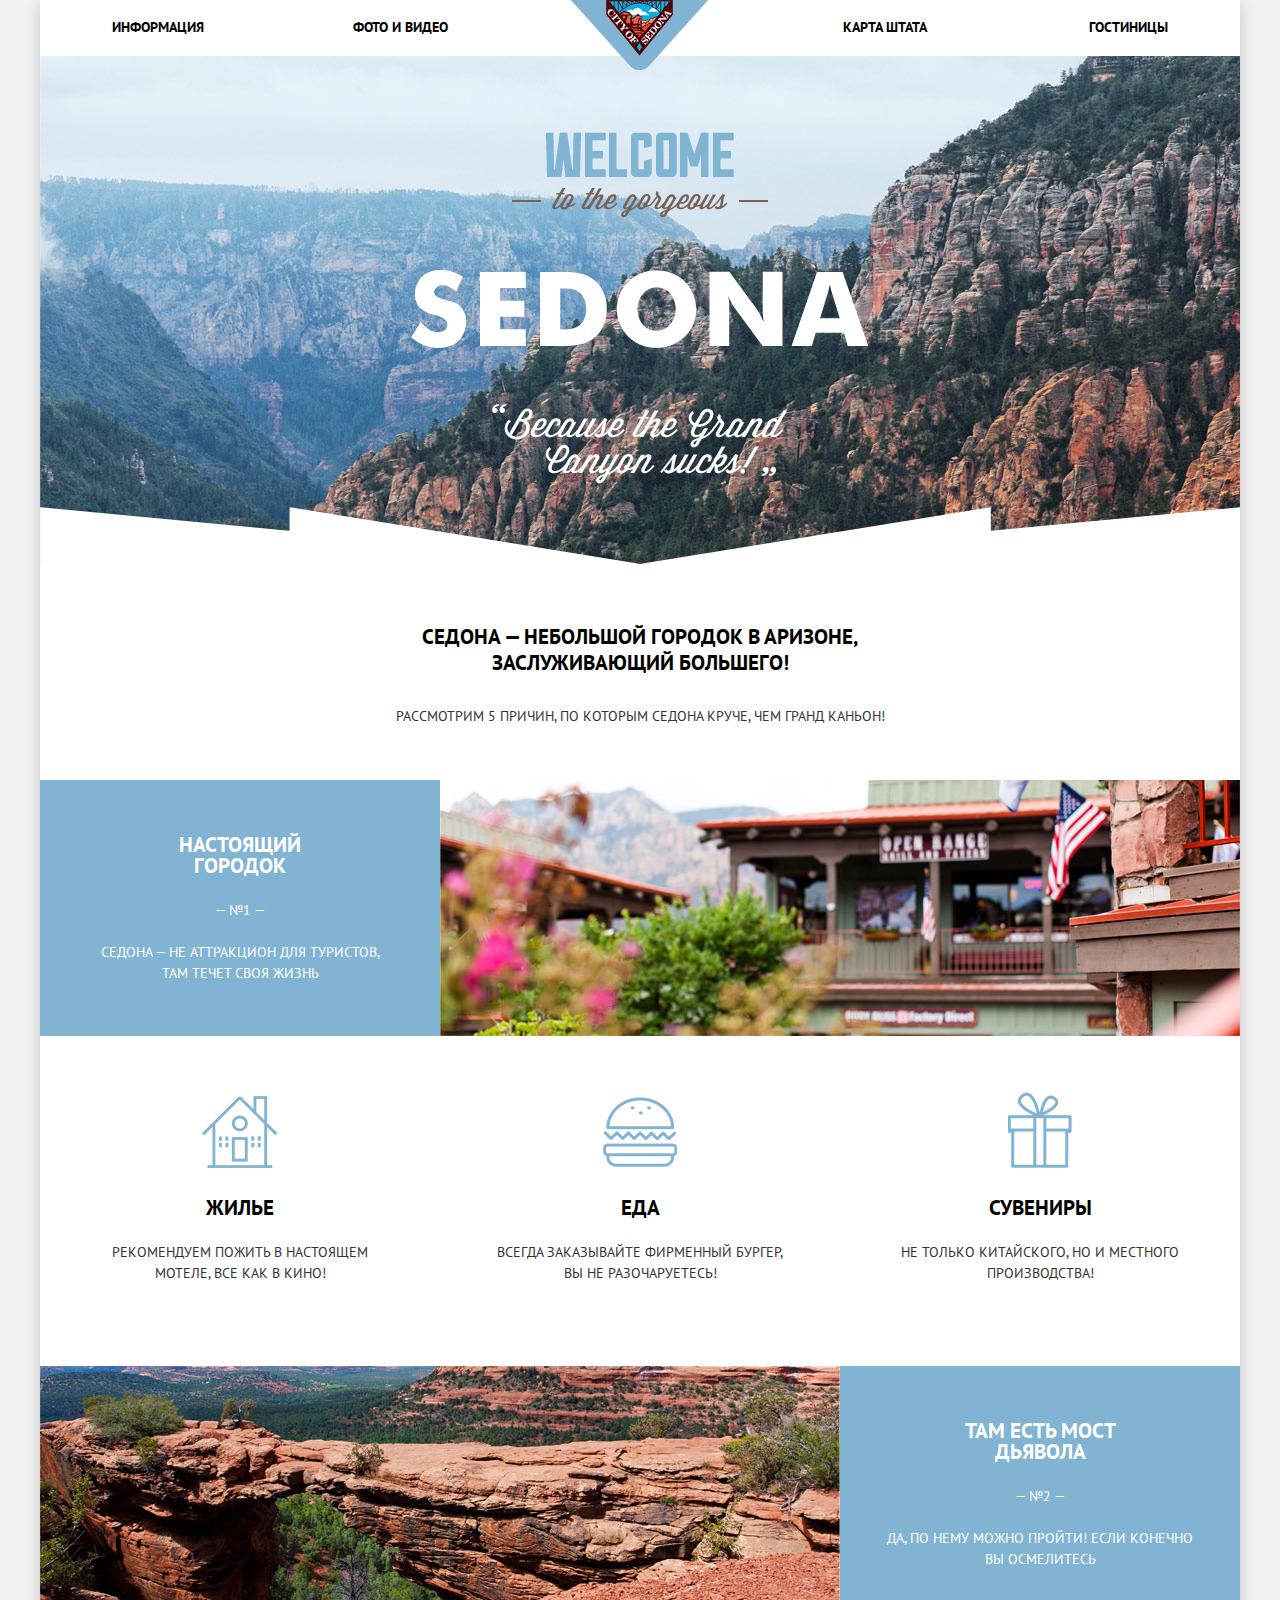
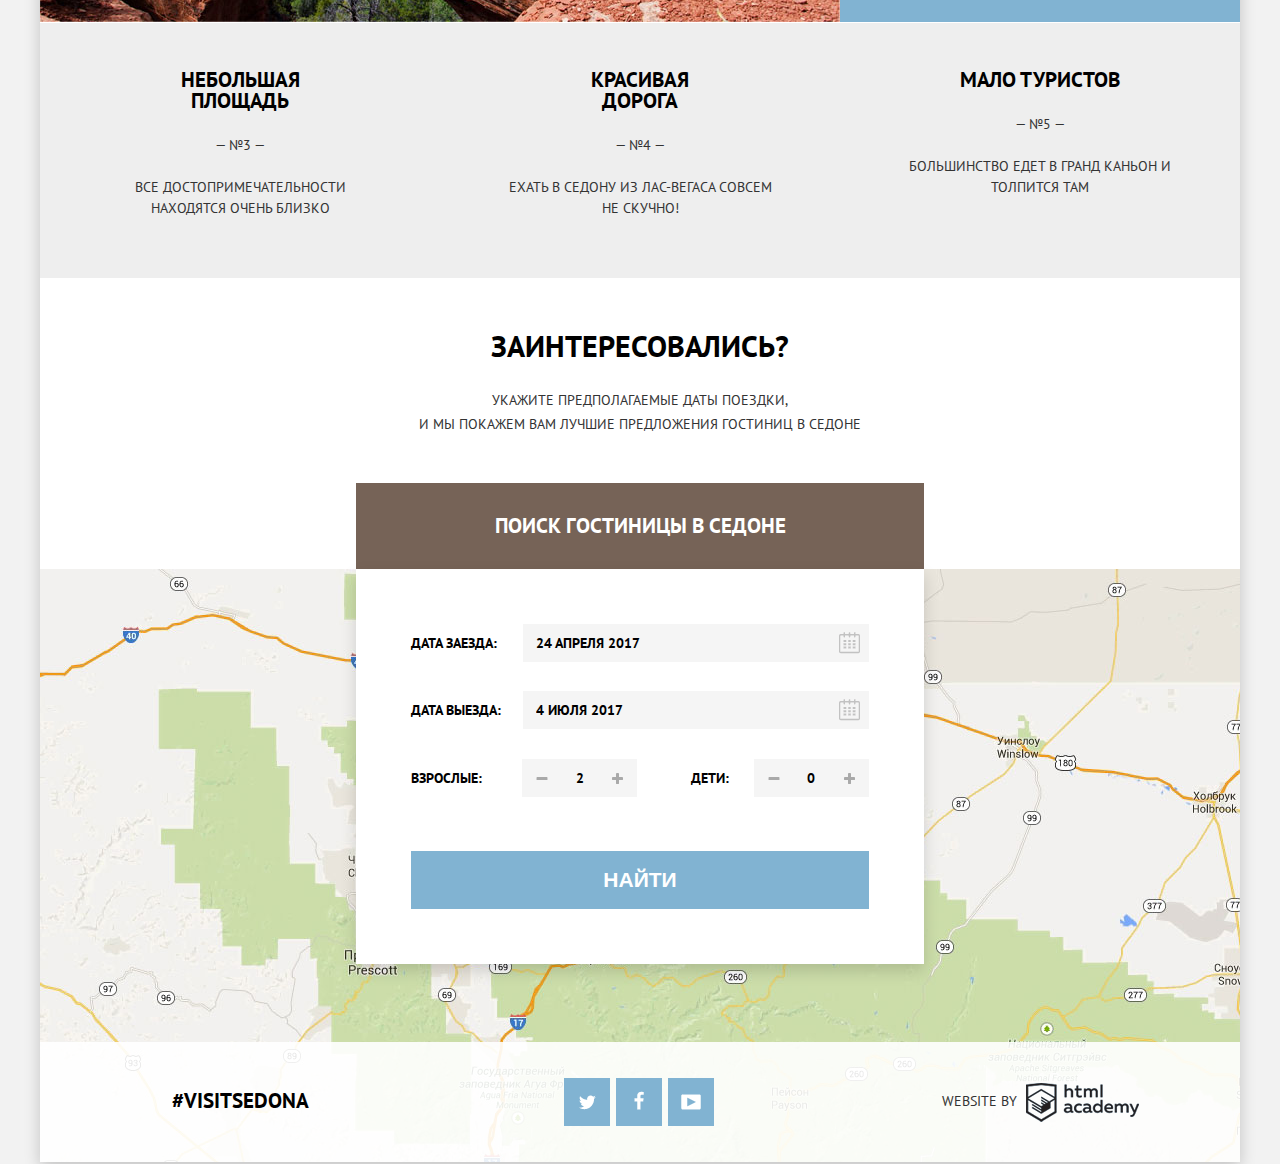
<file: index.html>
﻿<!DOCTYPE html>
<html lang="ru">
  <head>
    <meta charset="utf-8">
    <title>HTML Academy: Седона</title>
    <link href="css/normalize.css" rel="stylesheet">
    <link href="css/style.min.css" rel="stylesheet">
  </head>
  <body>
		<div class="main-page-holder">
      <div class="content">
  			<header class="main-header">
          <a class="main-logo" href="index.html">
            <img src="img/main-logo.png" width="138" height="70" alt="city of sedona">
          </a>
  				<nav class="main-nav clearfix">
            <ul class="main-nav-list-left">
  						<li class="main-nav-item">
  							<a href="#">Информация</a>
  						</li>
  						<li class="main-nav-item">
  							<a href="#">Фото и видео</a>
  						</li>
    					<li class="main-nav-item">
  							<a href="#">Карта штата</a>
  						</li>
  						<li class="main-nav-item">
  							<a href="hotels.html">Гостиницы</a>
  						</li>
  					</ul>
  				</nav>
  			</header>
  			<div class="index-promo">
          <h1>
            <img src="img/welcome-sedona.png" width="458" height="352" alt="Sedona">
          </h1>
  			</div>
  			<div class="index-title">
  				<h2 class="main-title">Седона — небольшой городок в аризоне, заслуживающий большего!</h2>
  				<p>Рассмотрим 5 причин, по которым Седона круче, чем Гранд каньон!</p>
  			</div>
  			<div class="reason-block-left">
          <div class="reason-block-description layout-row">
            <h3>Настоящий городок</h3>
            <p> — №1 —</p>
            <p>Седона — не аттракцион для туристов, там течет своя жизнь</p>
          </div>
          <div class="reason-block-image layout-row-2-in-1"> </div>
        </div>
  			<ul class="advantage-list">
  				<li class="advantage-list-item layout-row">
  					<h3>Жилье</h3>
  					<p> Рекомендуем пожить в настоящем мотеле, все как в кино!</p>
  				</li>
  				<li class="advantage-list-item layout-row">
  					<h3>Еда</h3>
  					<p> Всегда заказывайте фирменный бургер, вы не разочаруетесь!</p>
  				</li>
  				<li class="advantage-list-item layout-row">
  					<h3>Сувениры</h3>
  					<p>Не только китайского, но и местного производства!</p>
  				</li>
  			</ul>
  			<div class="reason-block-right">
  				<div class="reason-block-image layout-row-2-in-1"> </div>
          <div class="reason-block-description layout-row">
            <h3 class="reason-block-name">Там есть мост дьявола</h3>
  				  <p> — №2 —</p>
  				  <p> Да, по нему можно пройти! Если конечно вы осмелитесь</p>
          </div>
        </div>
  			<ul class="reasons">
  				<li class="reason-item layout-row">
  					<h3>Небольшая площадь</h3>
  					<p>— №3 —</p>
  					<p>Все достопримечательности находятся очень близко</p>
  				</li>
  				<li class="reason-item layout-row">
  					<h3>Красивая дорога</h3>
  					<p>— №4 —</p>
  					<p>Ехать в Седону из Лас-Вегаса совсем не скучно!</p>
  				</li>
  				<li class="reason-item layout-row">
  					<h3>Мало туристов</h3>
  					<p>— №5 —</p>
  					<p>Большинство едет в Гранд Каньон и толпится там</p>
  				</li>
  			</ul>
  			<div class="index-search-hotel-block">
  				<h2>Заинтересовались?</h2>
  				<p>
  				Укажите предполагаемые даты поездки, <br>
  				и мы покажем вам лучшие предложения гостиниц в Седоне
  				</p>
  				<a class="btn btn-brown">Поиск гостиницы в Седоне</a>
  				<form class="search-hotel-form" action="https://echo.htmlacademy.ru" method="get">
            <div class="search-hotel-form-item clearfix">
              <label for="date-check-in">Дата заезда:</label>
    					<input id="date-check-in" type="text" name="date-check-in" value="24 апреля 2017">
    					<button class="seach-hotel-btn-calendar" type="button">Выбрать дату</button>
            </div>
            <div class="search-hotel-form-item clearfix">
              <label for="date-check-out">Дата выезда:</label>
    					<input id="date-check-out" type="text" name="date-check-out" value="4 июля 2017">
    					<button class="seach-hotel-btn-calendar" type="button">Выбрать дату</button>
            </div>
            <div class="search-hotel-form-item form-item-number clearfix">
              <label for="adult">Взрослые:</label>
    					<button class="seach-hotel-btn-dec" type="button">+</button>
    					<input class="search-form-input-number" id="adult" type="number" name="adult" value="2">
    					<button class="seach-hotel-btn-inc" type="button">-</button>
            </div>
            <div class="search-hotel-form-item form-item-number clearfix">
    					<label for="children">Дети:</label>
    					<button class="seach-hotel-btn-dec" type="button">+</button>
    					<input class="search-form-input-number" id="children" type="number" name="children" value="0">
    					<button class="seach-hotel-btn-inc" type="button">-</button>
            </div>
  				  <button class="btn btn-search-form" type="submit">Найти</button>
  				</form>
  			</div>
  			<div class="index-map">
          <iframe src="https://www.google.com/maps/embed?pb=!1m23!1m12!1m3!1d62302.50540668833!2d-111.78263293631566!3d34.84687673876307!2m3!1f0!2f0!3f0!3m2!1i1024!2i768!4f13.1!4m8!3e6!4m0!4m5!1s0x872da132f942b00d%3A0x5548c523fa6c8efd!2z0KHQtdC00L7QvdCwIFNlZG9uYQ!3m2!1d34.8697395!2d-111.7609896!5e0!3m2!1sru!2sru!4v1487101218684" width="1200" height="589" allowfullscreen></iframe>
          <img class="index-map-image" src="img/map.jpg" width="1200" height="593" alt="Карта" >
        </div>
      </div>
      <footer class="main-footer">
        <div class="layout-row">
  				<div class="footer-hashtag">
  					 #visitsedona
  				</div>
        </div>
        <div class="layout-row footer-social">
					<a class="btn btn-social">Твиттер</a>
					<a class="btn btn-social">Фейсбук</a>
					<a class="btn btn-social">Ютуб</a>
        </div>
        <div class="layout-row">
  				<div class="footer-copyright">
  					<p>website by</p>
            <a class="footer-copyright-logo-replace" href="https://htmlacademy.ru">
              <img class="footer-copyright-logo" src="img/footer-copyright-logo.png" width="113" height="39" alt="html academy">
            </a>
  				</div>
        </div>
      </footer>
		</div>
    <script src="js/script.min.js"></script>
  </body>
</html>
</file>
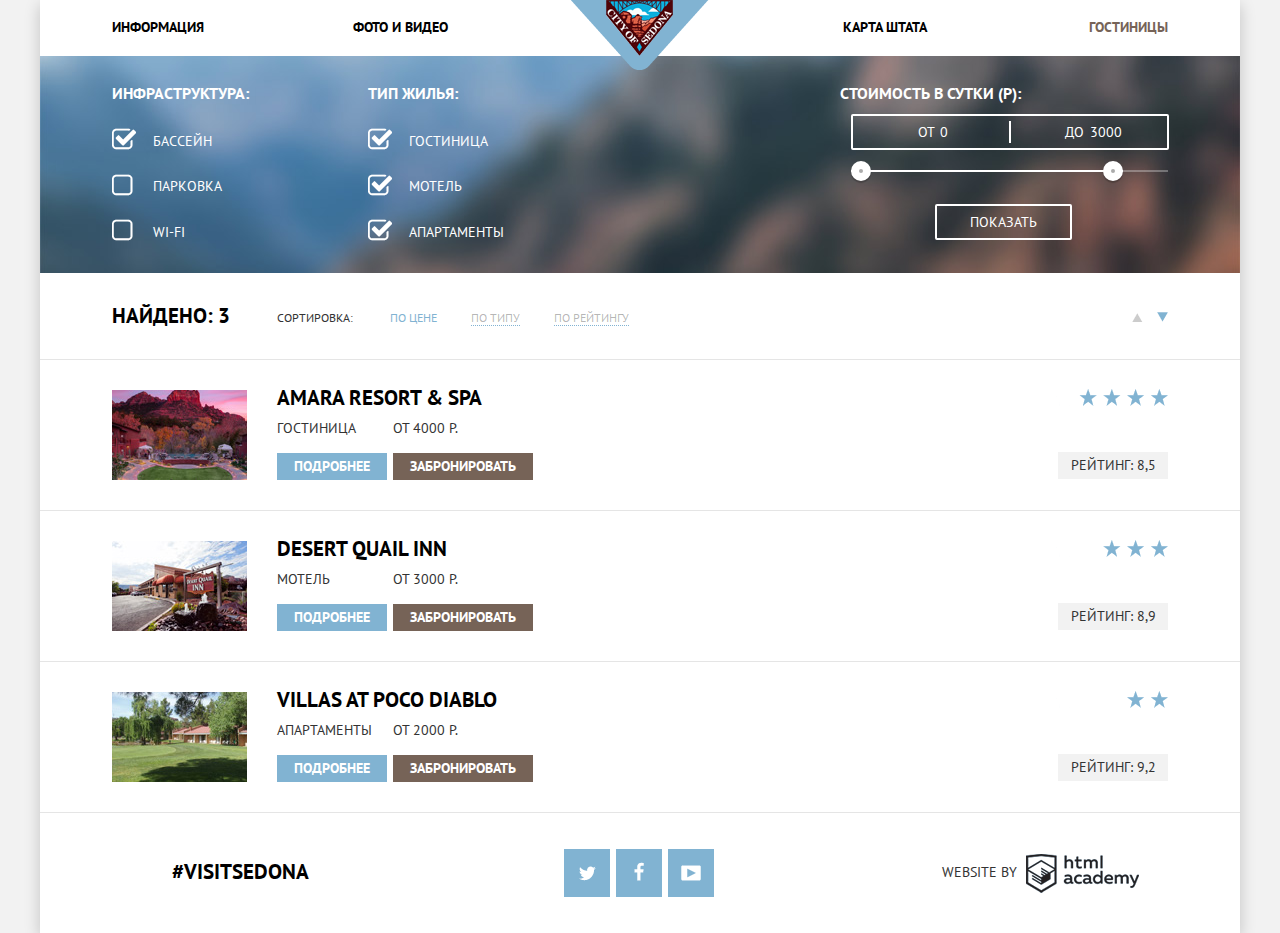
<file: hotels.html>
﻿<!DOCTYPE html>
<html lang="ru">
  <head>
    <meta charset="utf-8">
    <title>HTML Academy: Седона</title>
    <link href="css/normalize.css" rel="stylesheet">
    <link href="css/style.min.css" rel="stylesheet">
  </head>
  <body>
		<div class="main-page-holder">
      <div class="content">
        <header class="main-header">
          <a class="main-logo" href="index.html">
            <img src="img/main-logo.png" width="138" height="70" alt="city of sedona">
          </a>
          <nav class="main-nav clearfix">
            <ul class="main-nav-list-left">
              <li class="main-nav-item">
                <a href="#">Информация</a>
              </li>
              <li class="main-nav-item">
                <a href="#">Фото и видео</a>
              </li>
              <li class="main-nav-item">
                <a href="#">Карта штата</a>
              </li>
              <li class="main-nav-item nav-item-active">
                <a href="hotels.html">Гостиницы</a>
              </li>
            </ul>
          </nav>
        </header>
        <div class="hotels-form">
  				<form class="hotels-form-filter" action="https://echo.htmlacademy.ru" method="get" >
  					<fieldset class="hotels-form-infrastructure">
  						<legend>Инфраструктура:</legend>
              <ul>
                <li>
                  <input class="checkbox" id="pool" type="checkbox" name="pool" checked >
      						<label for="pool">Бассейн</label>
                </li>
                <li>
        					<input class="checkbox" id="parking" type="checkbox" name="parking">
        					<label for="parking">Парковка</label>
      					</li>
                <li>
        					<input class="checkbox" id="wi-fi" type="checkbox" name="Wi-fi">
        					<label for="wi-fi">Wi-Fi</label>
                </li>
              </ul>
  					</fieldset>
  					<fieldset class="hotels-form-hotel-type" >
  						<legend>Тип жилья:</legend>
              <ul>
                <li>
      						<input class="checkbox" id="hotel" type="checkbox" name="hotel" checked>
      						<label for="hotel">Гостиница</label>
                </li>
                <li>
      						<input class="checkbox" id="motel" type="checkbox" name="motel"  checked>
      						<label for="motel">Мотель</label>
                </li>
                <li>
      						<input class="checkbox" id="apartments" type="checkbox" name="apartments" checked>
      						<label for="apartments">Апартаменты</label>
                </li>
              </ul>
  					</fieldset>
  					<fieldset class="hotels-form-cost">
  						<legend>Стоимость в сутки (р):</legend>
              <div class="cost-controls">
                  <label class="min-cost">
                    от
                    <input type="text" name="min-cost" value="0">
                  </label>
                  <label class="max-cost">
                    до
                    <input type="text" name="max-cost" value="3000">
                  </label>
              </div>
              <div class="range-control">
                  <div class="bar">
                    <div class="range-toggle range-toggle-min"> </div>
                    <div class="range-toggle range-toggle-max"> </div>
                  </div>
                </div>
              <input class="btn hotels-form-show-btn" type=submit  value="Показать">
            </fieldset>
  				</form>
  			</div>
        <div class="hotels-tittle-sorting">
          <div class="hotels-tittle layout-row-left">
            <h1>Найдено: 3</h1>
          </div>
    			<div class="hotels-sorting layout-row-middle">
    				<span>Сортировка:</span>
    				<a class="hotels-sorting-option sorting-option-active" href=#>По цене</a>
    				<a class="hotels-sorting-option" href=#>По типу</a>
    				<a class="hotels-sorting-option" href=#>По рейтингу</a>
          </div>
          <div class="hotels-order layout-row-right">
    				<a class="hotels-order-item-up" href=#>По возрастанию</a>
    				<a class=" hotels-order-item-down order-item-active" href=#>По убыванию</a>
    			</div>
        </div>
  			<section class="hotels-result">
  				<div class="hotels-result-item">
  					<figure class="hotel-image layout-row-left">
              <img src="img/hotels-img-one.jpg" width="135" height="90" alt="Amara resort & spa" >
            </figure>
            <div class="hotel-result-description layout-row-middle">
              <h3>
                <a class="hotel-name" href="#">Amara resort & spa</a>
              </h3>
    					<div class="result-item-btn-holder">
                <span>Гостиница</span>
                <a class="btn btn-hotels-more" href="#">Подробнее</a>
              </div>
    					<div class="result-item-btn-holder">
                <span>От 4000 р.</span>
    						<a class="btn btn-hotels-reserve" href="#">Забронировать</a>
              </div>
            </div>
            <div class="hotels-rating layout-row-right">
  						<img class="hotels-rating-stars" src="img/4-stars.png" width="112" height="17" alt="4 stars">
  						<p class="hotels-rating-value">Рейтинг: 8,5</p>
  					</div>
  				</div>
  				<div class="hotels-result-item">
            <figure class="hotel-image layout-row-left">
              <img src="img/hotels-img-two.jpg" width="135" height="90" alt="Desert quail inn" >
            </figure>
            <div class="hotel-result-description layout-row-middle">
              <h3>
                <a class="hotel-name" href="#">Desert quail inn</a>
              </h3>
    					<div class="result-item-btn-holder">
                <span>Мотель</span>
                <a class="btn btn-hotels-more" href="#">Подробнее</a>
              </div>
              <div class="result-item-btn-holder">
    					  <span>От 3000 р.</span>
    					  <a class="btn btn-hotels-reserve" href="#">Забронировать</a>
              </div>
            </div>
          	<div class="hotels-rating layout-row-right">
  						<img class="hotels-rating-stars" src="img/3-stars.png" width="112" height="17" alt="3 stars">
  						<p class="hotels-rating-value">Рейтинг: 8,9</p>
  					</div>
  				</div>
  				<div class="hotels-result-item">
            <figure class="hotel-image layout-row-left">
              <img src="img/hotels-img-three.jpg" width="135" height="90" alt="Villas at poco diablo">
            </figure>
            <div class="hotel-result-description layout-row-middle">
              <h3>
                <a class="hotel-name" href="#">Villas at poco diablo</a>
              </h3>
              <div class="result-item-btn-holder">
                <span>Апартаменты</span>
    					  <a class="btn btn-hotels-more" href="#">Подробнее</a>
              </div>
              <div class="result-item-btn-holder">
      					<span>От 2000 р.</span>
      					<a class="btn btn-hotels-reserve" href="#">Забронировать</a>
              </div>
            </div>
            <div class="hotels-rating layout-row-right">
  						<img class="hotels-rating-stars" src="img/2-stars.png" width="112" height="17" alt="2 stars">
  						<p class="hotels-rating-value">Рейтинг: 9,2</p>
  					</div>
  				</div>
  			</section>
      </div>
      <footer class="main-footer">
        <div class="layout-row">
  				<div class="footer-hashtag">
  					 #visitsedona
  				</div>
        </div>
        <div class="layout-row footer-social">
					<a class="btn btn-social">Твиттер</a>
					<a class="btn btn-social">Фейсбук</a>
					<a class="btn btn-social">Ютуб</a>
        </div>
        <div class="layout-row">
  				<div class="footer-copyright">
  					<p>website by</p>
            <a class="footer-copyright-logo-replace" href="https://htmlacademy.ru">
              <img class="footer-copyright-logo" src="img/footer-copyright-logo.png" width="113" height="39" alt="html academy">
            </a>
  				</div>
        </div>
      </footer>
		</div>
  </body>
</html>
</file>
<file: css/style.min.css>
@font-face{font-family:"pt-sans";src:url(../fonts/pt_sans-bold.eot);src:url(../fonts/pt_sans-bold.eot?#iefix) format("embedded-opentype"),url(../fonts/pt_sans-bold.woff2) format("woff2");font-weight:700;font-style:normal}@font-face{font-family:"pt-sans";src:url(../fonts/pt_sans-regular.eot);src:url(../fonts/pt_sans-regular.eot?#iefix) format("embedded-opentype"),url(../fonts/pt_sans-regular.woff2) format("woff2");font-weight:400;font-style:normal}body,html{height:100%}body{margin:0;background-color:#f2f2f2;font-size:14px;line-height:21px;font-family:"pt-sans","Arial",sans-serif;font-weight:400;text-transform:uppercase;color:#333}.main-page-holder{display:table;width:1200px;height:100%;margin:0 auto;background-color:#fff;color:#333;box-shadow:0 5px 15px 0 rgba(0,0,0,.2)}.content{display:table-row;height:100%}.layout-row,.layout-row-2-in-1{display:inline-block;vertical-align:top}.layout-row{font-size:14px;text-align:center;width:33.333333%}.layout-row p{margin-bottom:21px}.layout-row-2-in-1{width:66.666666%;min-height:256px}.hotels-form-cost,.hotels-form-hotel-type,.hotels-form-infrastructure{display:inline-block;width:241px;height:inherit;margin:0;padding:0 0 0 6%;border:none;font-size:14px;vertical-align:top}.hotels-form-cost,.hotels-form-hotel-type{width:472px;padding:0 0 0 1.24%}.hotels-form-cost{width:328px;padding:0 6% 0 0}.layout-row-left,.layout-row-middle{height:inherit;margin:0;padding-right:0;padding-bottom:0;vertical-align:top}.layout-row-left{display:inline-block;font-size:14px;width:150px;padding-left:6%}.layout-row-middle{width:651px;padding-left:1.25%}.btn,.layout-row-middle,.layout-row-right{display:inline-block;font-size:14px}.layout-row-right{width:240px;height:inherit;margin:0;padding-right:6%;padding-left:0;text-align:right;padding-bottom:0;vertical-align:top}.btn{margin-bottom:0;padding-top:30px;padding-bottom:30px;border:none;background-color:#81b3d2;line-height:21px;font-weight:700;text-transform:uppercase;text-decoration:none;color:#fff;vertical-align:baseline}.btn:hover{background-color:#669ec0;cursor:pointer}.btn:active{background-color:#5496bd;color:rgba(245,245,245,.3)}.btn-brown{width:568px;min-height:26px;background-color:#766357;font-size:21px;line-height:26px}.btn-brown:hover{background-color:#604e43}.btn-brown:active{background-color:#503e33;color:rgba(245,245,245,.3)}.main-header{position:relative}.main-logo{position:absolute;right:0;left:0;width:138px;height:70px;margin:auto;z-index:1}.main-nav{background-color:#fff}.main-nav-list-left{padding:14px 6% 13px;font-size:0;text-align:right}.main-nav-item{display:inline-block;width:20%;margin:0;font-size:14px;line-height:26px;vertical-align:baseline}.main-nav-item:nth-child(1),.main-nav-item:nth-child(2){float:left;text-align:left}.main-nav-item:nth-child(1){margin-right:30px}.main-nav-item:nth-child(4){margin-left:30px}.main-nav-item a{font-weight:700;text-decoration:none;color:#000}.main-nav-item a:hover{color:#81b3d2}.main-nav-item a:active{color:rgba(0,0,0,.3)}.nav-item-active a{color:#766357}.index-promo{position:relative;width:auto;height:296px;padding-top:76px;padding-bottom:136px;background:url(../img/promo-background.jpg) no-repeat #a4c7de;text-align:center}.index-promo h1{margin:0}.index-promo::after{content:"";position:absolute;right:0;bottom:0;left:0;width:100%;height:57px;margin:auto;background:url(../img/white-shape.png) no-repeat}.index-title{width:495px;margin:0 auto 51px;font-size:14px;line-height:26px;text-align:center}.main-title{margin-top:60px;margin-bottom:27px;font-size:21px;line-height:26px;color:#000}.reason-block-left,.reason-block-right{font-size:0}.reason-block-image:nth-child(2){background:url(../img/index-reason-img-one.jpg);background-color:#a3a785}.reason-block-image:nth-child(1){background:url(../img/index-reason-img-two.jpg);background-color:#a3a785}.reason-block-description{min-height:256px;background-color:#81b3d2;font-size:14px;color:#fff}.reason-block-description h3{width:151px;margin:54px auto 24px;font-size:21px;line-height:21px;color:#fff}.reason-block-description p{width:300px;margin-right:auto;margin-left:auto}.reason-block-right p{width:310px}.advantage-list{padding:0;font-size:0}.advantage-list-item{position:relative;min-height:330px}.advantage-list-item::before{content:"";position:absolute;right:0;left:0;margin-top:56px;margin-right:auto;margin-left:auto;background:url(../img/sprite.png);z-index:1}.advantage-list-item:nth-child(1)::before{width:76px;height:76px;background-position:0 -262px}.advantage-list-item:nth-child(2)::before{width:74px;height:76px;background-position:0 -181px}.advantage-list-item:nth-child(3)::before{width:64px;height:76px;background-position:0 -348px}.advantage-list-item h3,.reason-item h3{width:240px;margin:161px auto 24px;font-size:21px;line-height:21px;color:#000}.advantage-list-item p,.reason-item p{width:290px;margin-right:auto;margin-left:auto}.reasons{padding:1px 0 0;font-size:0}.reason-item{min-height:255px;background-color:#eee}.reason-item h3{width:160px;margin:46px auto 24px;padding:0}.reason-item p{width:275px}.index-search-hotel-block{position:relative;height:238px;padding-top:53px;text-align:center}.index-search-hotel-block h2{margin-top:0;margin-bottom:27px;font-size:30px;line-height:30px;color:#000}.index-search-hotel-block p{margin-top:0;margin-bottom:47px;line-height:24px}.search-hotel-form{position:absolute;left:0;right:0;width:458px;min-height:285px;margin:auto;padding:55px;background-color:#fff;font-size:0;font-weight:700;color:#000;box-shadow:0 7px 15px 0 rgba(0,0,0,.15);z-index:2}.index-form-show{display:none}.btn-search-form{width:458px;padding-top:16px;padding-bottom:16px;font-size:21px;line-height:26px}.btn-search-form:active,.btn-search-form:hover{background-color:#669ec0}.btn-search-form:active{color:rgba(245,245,245,.3)}.search-hotel-form-item{position:relative;display:inline-block;width:100%;margin-bottom:29px;font-size:14px;text-align:right;vertical-align:baseline}.form-item-number{padding-top:1px;margin-bottom:54px;width:49.34%}.form-item-number:last-of-type{width:38.85%;margin-left:3.05px;padding-left:51px}.search-hotel-form label{display:inline-block;float:left;margin:0;padding-top:6px;line-height:26px;text-align:center;vertical-align:baseline}.search-hotel-form input{width:303px;height:22px;padding:8px 30px 8px 13px;background-color:#f5f5f5;border:none;outline:none;font:inherit;font-weight:700;line-height:26px;text-transform:uppercase;color:#000}.search-hotel-form input[type=text]:focus{padding:6px 28px 6px 11px;background-color:#fff;border:2px solid #f6f6f6}.search-hotel-form input::-ms-clear{display:none}.search-hotel-form button[type=button]{outline:none}.search-hotel-form .search-form-input-number{width:55px;padding-right:30px;padding-left:30px;text-align:center}.search-hotel-form input[type=number]:focus{padding:6px 28px;background-color:#fff;border:2px solid #f6f6f6;text-align:center}input::-webkit-inner-spin-button,input::-webkit-outer-spin-button{-webkit-appearance:none;margin:0}input[type=number]{-moz-appearance:textfield}.seach-hotel-btn-calendar,.seach-hotel-btn-dec,.seach-hotel-btn-inc{position:absolute;right:9px;background:url(../img/sprite.png) no-repeat;border:none;font-size:0}.seach-hotel-btn-calendar{z-index:1;top:8px;width:21px;height:22px;background-position:0 -80px}.seach-hotel-btn-dec,.seach-hotel-btn-inc{top:9px;width:23px;height:23px;background-position:-41px -123px}.seach-hotel-btn-dec{right:83px;background-position:-42px -98px}.seach-hotel-btn-calendar:hover{background-position:0 -632px;cursor:pointer}.seach-hotel-btn-calendar:active{background-position:0 -600px}.seach-hotel-btn-inc:hover{background-position:-41px -594px;cursor:pointer}.seach-hotel-btn-inc:active{background-position:-41px -565px}.seach-hotel-btn-dec:hover{background-position:-42px -540px;cursor:pointer}.seach-hotel-btn-dec:active{background-position:-42px -519px}.index-map{position:relative;height:593px;margin-bottom:-120px;padding:0}.index-map iframe{position:relative;margin:0;border:none;z-index:1}.index-map-image{position:absolute;top:0;left:0;width:100%;height:593px;z-index:0}.hotels-form-filter{min-height:163px;padding-top:27px;padding-bottom:8px;background:url(../img/hotels-filter-bg.jpg) #6f91b0;font-size:0;vertical-align:top;color:#fff}.hotels-form-filter legend{margin-bottom:10px;font-size:16px;font-weight:700}.hotels-form-filter ul{padding-left:0;list-style-type:none}.hotels-form-filter li{margin-bottom:17.5px}.checkbox{display:none}.checkbox+label{cursor:pointer}.checkbox+label::before{content:"";display:inline-block;width:24px;height:22px;margin:0 17px 6px 0;background:url(../img/sprite.png) no-repeat;line-height:22px;vertical-align:middle;background-position:-34px 0}.checkbox:checked+label::before{background-position:-64px 0}.checkbox:disabled+label::before{background-position:-34px -24px}.checkbox:checked:disabled+label::before{background-position:-64px -23px}.cost-controls{position:relative;margin:0 -1px 20px 11px;background:0 0;border:2px solid #fff;border-radius:2px;font-size:0}.cost-controls::after{content:"";position:absolute;top:0;right:0;bottom:0;left:0;width:2px;height:22px;margin:auto;background-color:#fff}.cost-controls label{display:inline-block;font-size:14px;line-height:30px;cursor:pointer;vertical-align:baseline}.min-cost{width:92px;padding-left:65px}.max-cost{width:100px;padding-left:55px}.hotels-tittle-sorting{height:86px;font-size:0}.cost-controls input{width:50px;height:30px;margin:0;background:0 0;border:none;outline:none;font:inherit;line-height:21px;color:inherit}.range-control{height:2px;margin-bottom:32px;margin-left:11px;background-color:rgba(255,255,255,.3)}.bar{position:relative;width:86%;height:2px;background-color:#fff}.range-toggle{position:absolute;top:-9px;width:4px;height:4px;background-color:#ababab;border:8px solid #fff;border-radius:50%;box-shadow:0 2px 1px 0 rgba(0,1,1,.2);cursor:pointer}.range-toggle:hover{background-color:#1c4f80}.range-toggle-min{left:0}.range-toggle-max{right:0}.hotels-tittle h1{margin-top:30px;font-size:21px;line-height:26px;color:#000}.hotels-sorting{padding-top:34px}.hotels-sorting-option{margin-left:30px;border-bottom:1px dotted #81b3d2;font-size:12px;line-height:18px;text-decoration:none;color:rgba(0,0,0,.3)}.hotels-sorting-option:hover{color:#81b3d2}.hotels-sorting-option:active{border:none;color:#000}.hotels-sorting-option.sorting-option-active{border:none;color:#81b3d2}.hotels-sorting span{margin-right:3px;font-size:12px;line-height:18px}.hotels-order-item-down,.hotels-order-item-up{display:inline-block;width:11px;height:10px;margin-top:39px;margin-left:10px;background:url(../img/sprite.png);font-size:0;vertical-align:middle}.hotels-order-item-up{background-position:0 -165px}.hotels-order-item-down{background-position:0 -146px}.hotels-order-item-up:hover{background-position:-24px -165px}.hotels-order-item-down:hover{background-position:-24px -146px}.hotels-order-item-up:active{background-position:-12px -165px}.hotels-order-item-down.order-item-active,.hotels-order-item-down:active{background-position:-12px -146px}.hotels-result-item{min-height:150px;border-top:1px solid #e5e5e5;font-size:0}.hotels-result-item:last-child{border-bottom:1px solid #e5e5e5}.hotel-image{padding-top:30px}.hotel-image img{width:135px;height:90px}.hotels-result-item h3{margin-top:25px;margin-bottom:7px;font-size:21px;line-height:26px}.hotel-name{margin-left:0;text-decoration:none;color:#000}.hotel-name:hover{text-decoration:none;color:#81b3d2}.hotel-name:active{text-decoration:none;color:rgba(0,0,0,.3)}.result-item-btn-holder{display:inline-block;min-width:110px;margin-right:2px;margin-bottom:30px;vertical-align:top}.result-item-btn-holder span{display:block;margin-bottom:14px}.hotels-rating-stars{margin-top:29px;margin-bottom:40px}.hotels-rating-value{margin-top:0;margin-left:130px;padding-top:3px;padding-bottom:3px;background-color:#f2f2f2;text-align:center}.main-footer{position:relative;height:120px;background:rgba(255,255,255,.9);font-size:0;z-index:1}.footer-hashtag{padding-top:46px;font-size:21px;line-height:26px;font-weight:700;color:#000}.footer-social{padding-top:36px;font-size:0;line-height:0}.footer-copyright{position:relative;padding-top:32px}.footer-copyright p{display:inline-block;padding-right:5px;line-height:26px}.footer-copyright p,.footer-copyright-logo{vertical-align:baseline}.footer-copyright-logo:active,.footer-copyright-logo:hover{opacity:0}.footer-copyright-logo-replace{display:inline-block;width:113px;height:39px;margin-left:0;background:url(../img/sprite.png) no-repeat;background-position:0 -483px;vertical-align:middle}.footer-copyright-logo-replace:active{background-position:0 -434px}.btn-hotels-more{padding:3px 17px}.btn-hotels-reserve{padding:3px 17px;background-color:#766357}.btn-hotels-reserve:hover{background-color:#604e43}.btn-hotels-reserve:active{background-color:#503e33}.btn-social{position:relative;display:inline-block;width:46px;height:48px;margin-left:6px;padding:0;font-size:0;vertical-align:middle}.btn-social:first-child{margin-left:-2px}.btn-social::before{content:"";position:absolute;left:0;right:0;bottom:16px;margin-right:auto;margin-left:auto;background:url(../img/sprite.png);z-index:1}.btn-social:nth-child(1)::before{width:17px;height:15px;background-position:0 -29px}.btn-social:nth-child(2)::before{width:10px;height:19px;background-position:0 0}.btn-social:nth-child(3)::before{width:20px;height:16px;background-position:0 -54px}.btn-social:active::before{opacity:.3}.hotels-form-show-btn{display:block;width:137px;height:36px;margin:0 auto;padding:0;background:0 0;border:2px solid #fff;border-radius:2px;font:inherit;text-transform:uppercase;color:#fff;line-height:21px}.hotels-form-show-btn:hover{background-color:#fff;cursor:pointer;color:#000}.clearfix::after{content:"";display:table;clear:both}
</file>
